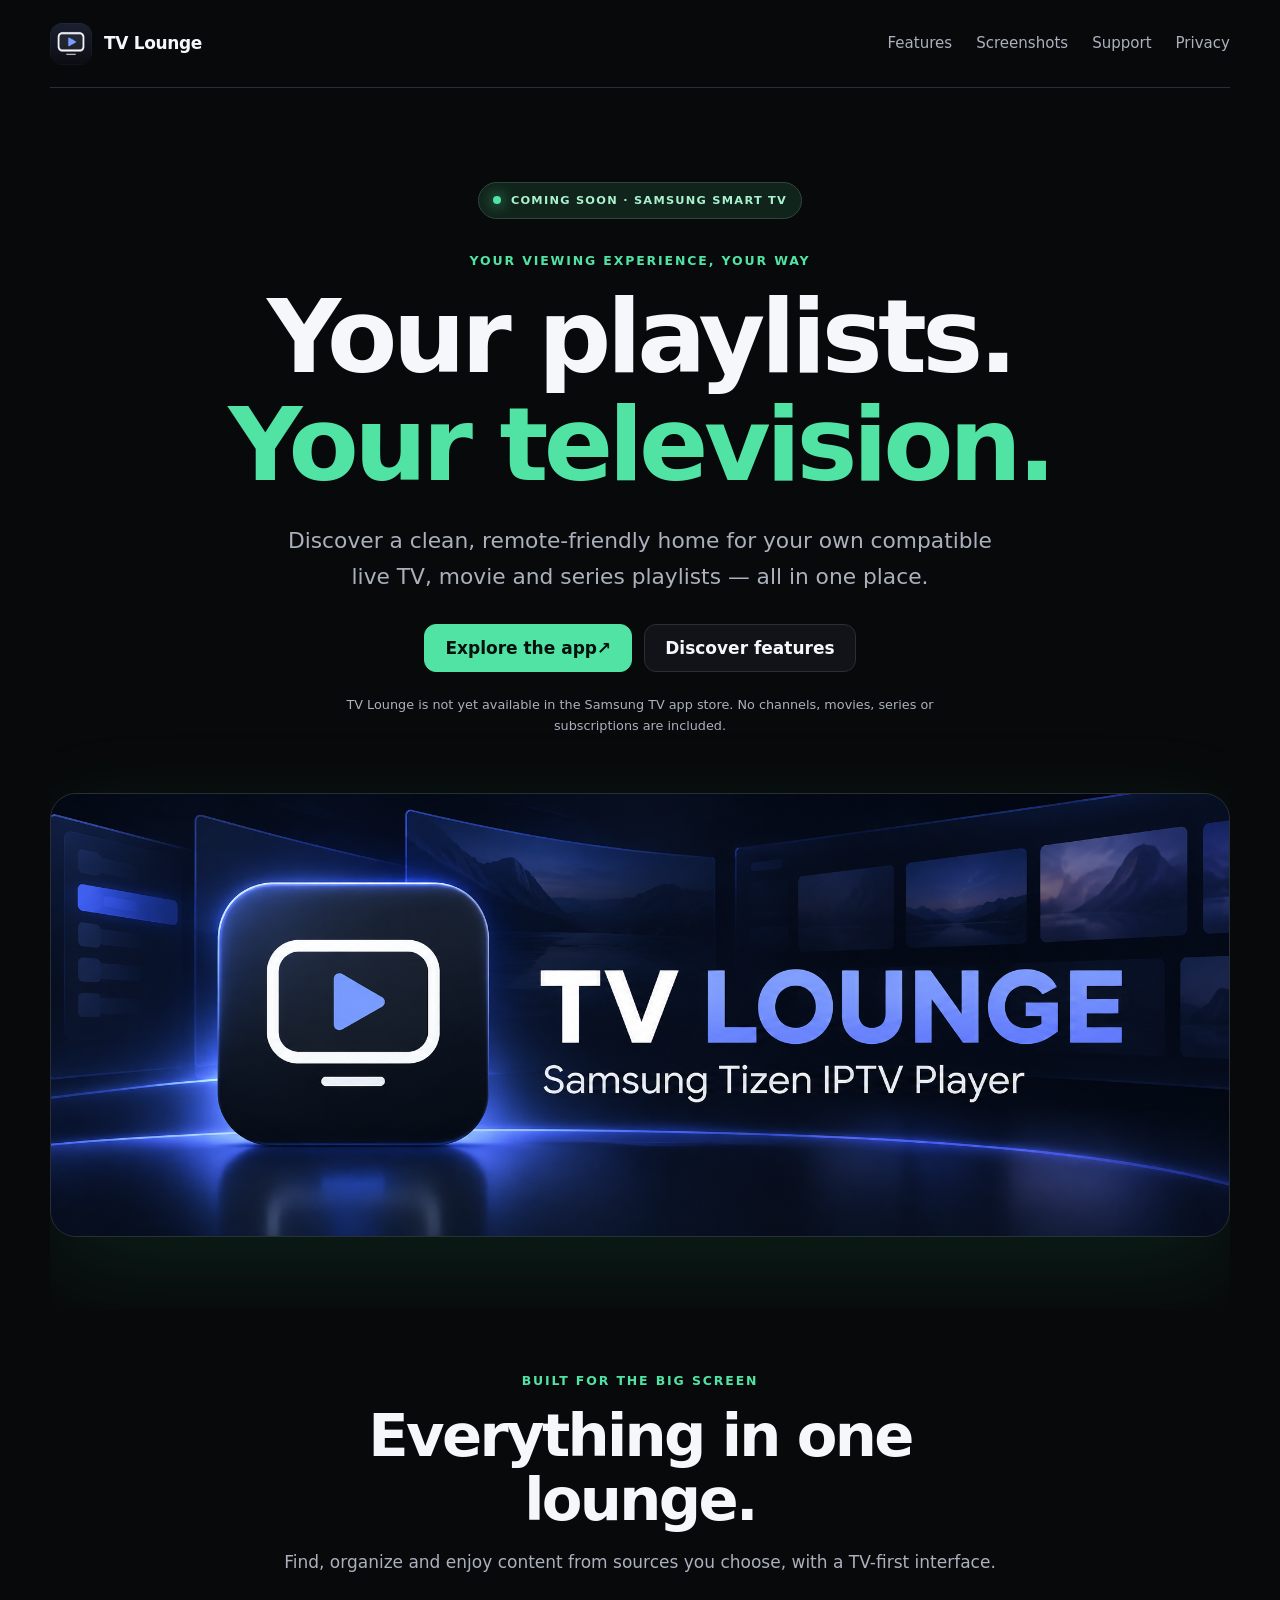
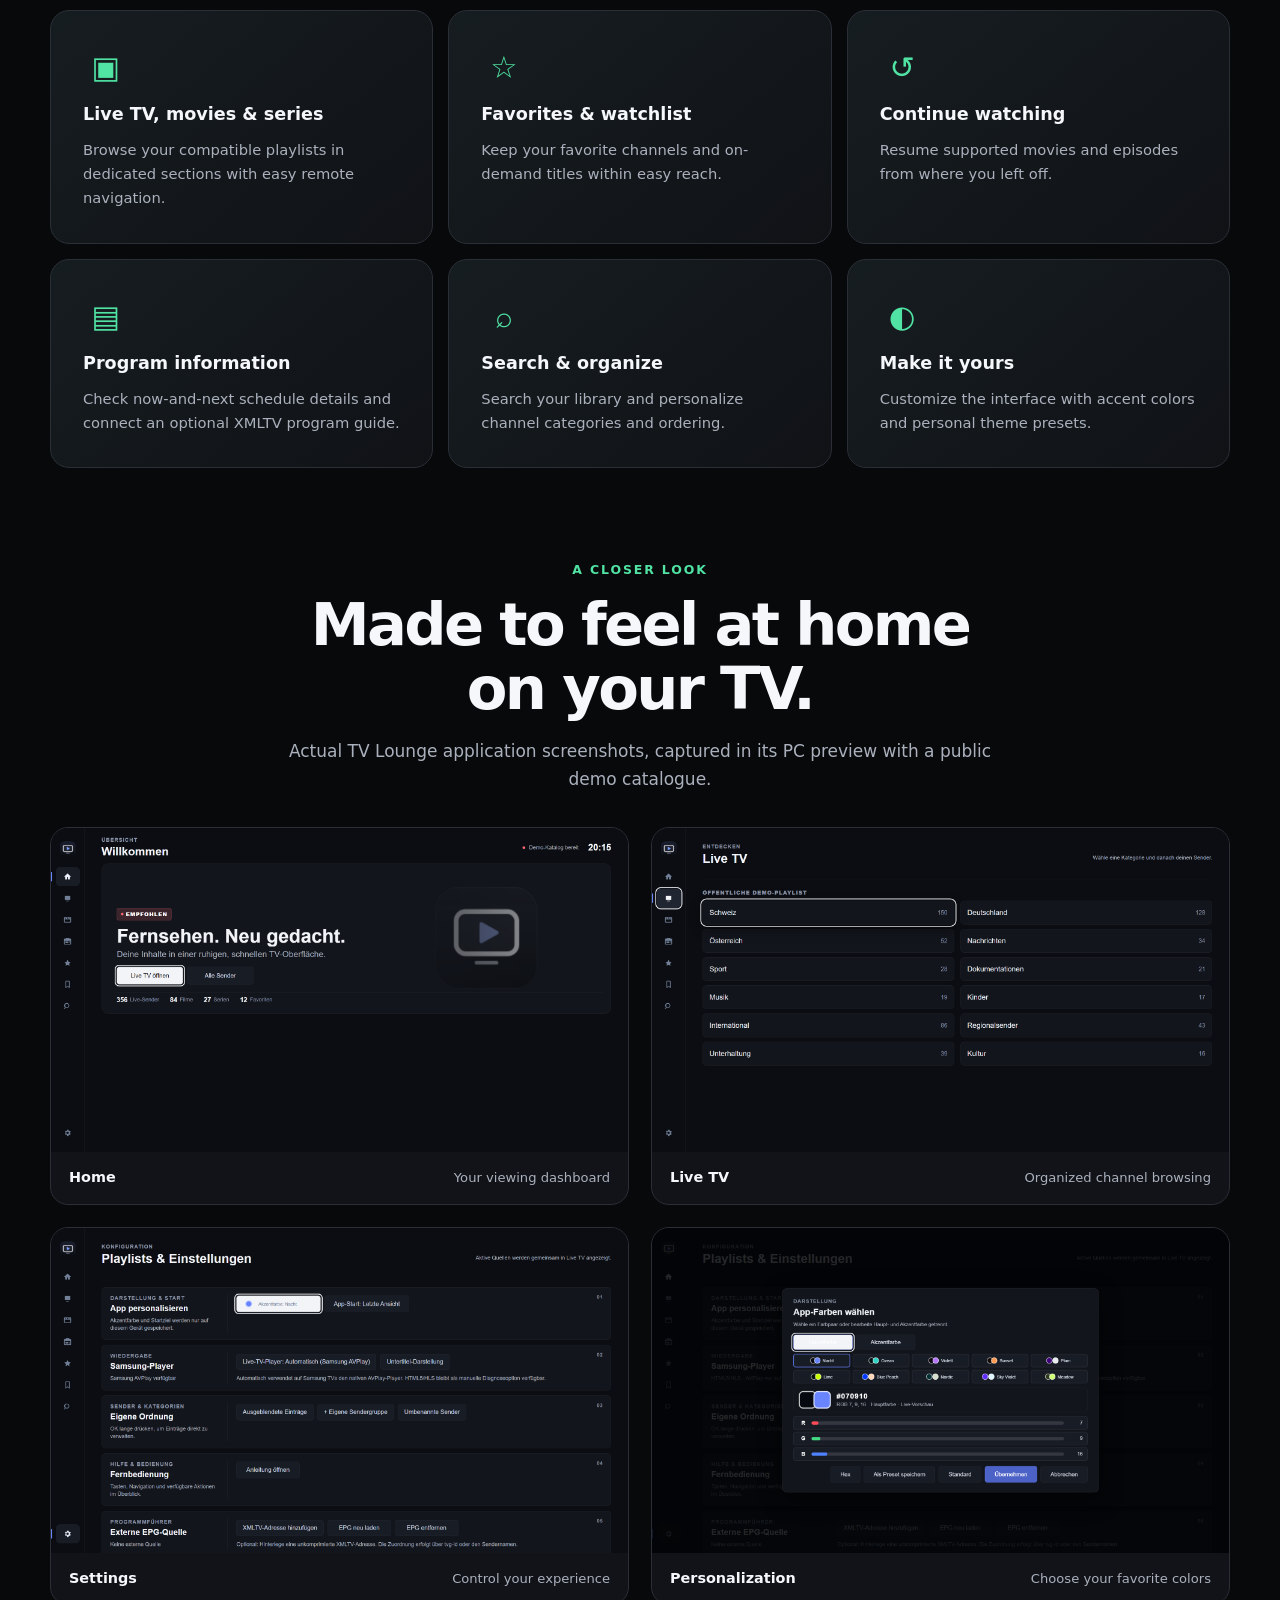
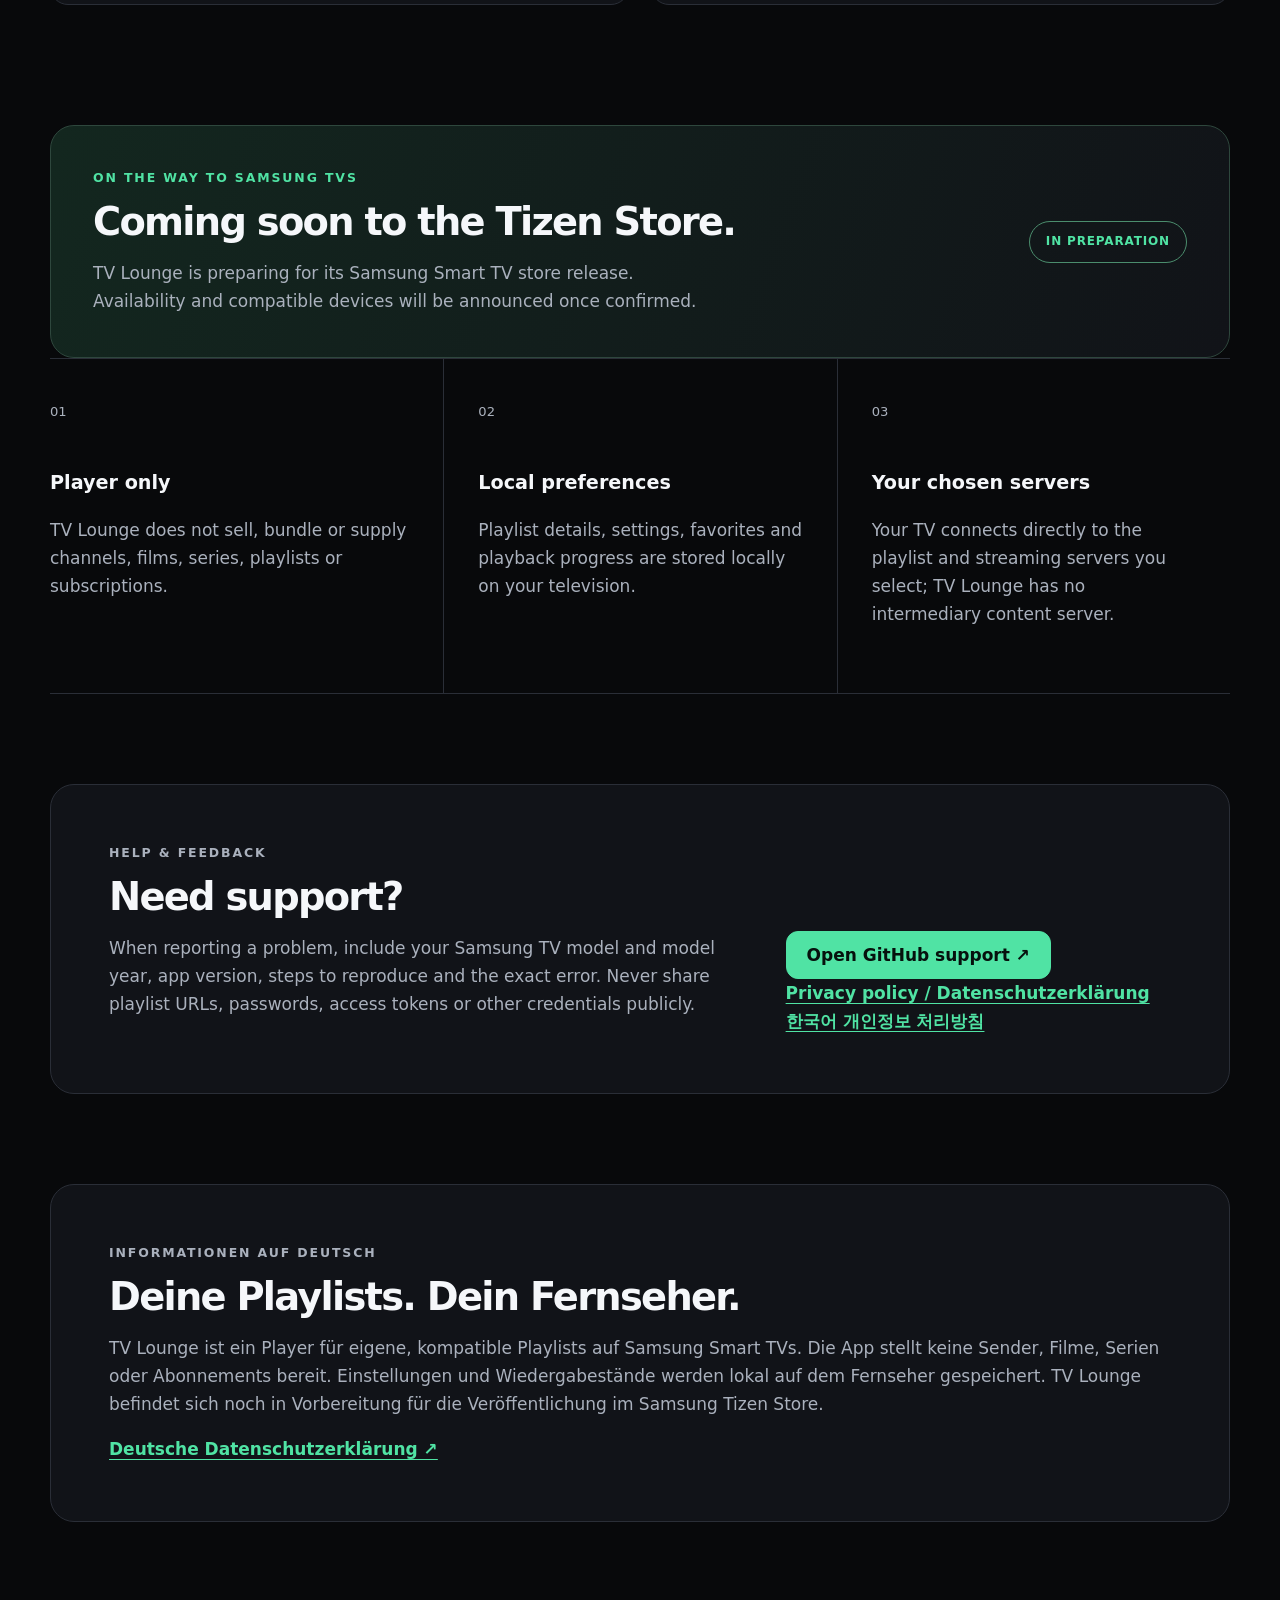
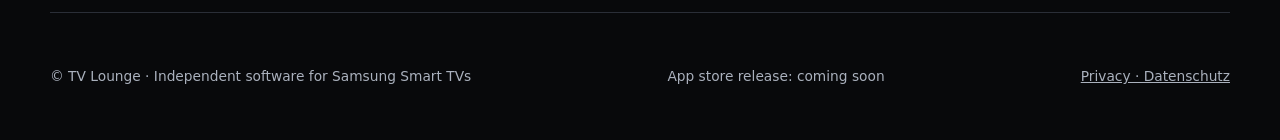
<file: index.html>
<!doctype html>
<html lang="en">
<head>
  <meta charset="utf-8">
  <meta name="viewport" content="width=device-width, initial-scale=1">
  <meta name="theme-color" content="#08090b">
  <meta name="description" content="Meet TV Lounge, a modern playlist player for Samsung Smart TVs. Live TV, movies, series, favorites, EPG and more. Coming soon to Samsung Tizen.">
  <meta property="og:type" content="website">
  <meta property="og:title" content="TV Lounge — Your playlists. Your television.">
  <meta property="og:description" content="A modern, personalized playlist player for Samsung Smart TVs. Coming soon.">
  <meta property="og:image" content="assets/screenshots/tv-lounge-banner.png">
  <title>TV Lounge — Samsung Smart TV Playlist Player</title>
  <link rel="icon" type="image/png" href="assets/icon.png">
  <link rel="stylesheet" href="styles.css">
</head>
<body>
  <header class="site-header">
    <a class="brand" href="index.html" aria-label="TV Lounge home"><img class="brand-icon" src="assets/icon.png" alt=""><span>TV Lounge</span></a>
    <nav aria-label="Primary navigation"><a href="#features">Features</a><a href="#screenshots">Screenshots</a><a href="#support">Support</a><a href="privacy.html">Privacy</a></nav>
  </header>
  <main>
    <section class="landing-hero" aria-labelledby="hero-title">
      <div class="hero-copy"><span class="launch-label"><span class="status-dot"></span> COMING SOON · SAMSUNG SMART TV</span><p class="eyebrow">Your viewing experience, your way</p><h1 id="hero-title">Your playlists.<br><span class="gradient-text">Your television.</span></h1><p class="lede">Discover a clean, remote-friendly home for your own compatible live TV, movie and series playlists — all in one place.</p><div class="actions"><a class="button primary" href="#screenshots">Explore the app <span aria-hidden="true">↗</span></a><a class="button" href="#features">Discover features</a></div><p class="hero-disclaimer">TV Lounge is not yet available in the Samsung TV app store. No channels, movies, series or subscriptions are included.</p></div>
      <div class="hero-image"><img src="assets/screenshots/tv-lounge-banner.png" width="2048" height="768" alt="TV Lounge promotional banner featuring the application's design"></div>
    </section>
    <section id="features" class="landing-section"><div class="section-heading"><p class="eyebrow">Built for the big screen</p><h2>Everything in one lounge.</h2><p class="section-intro">Find, organize and enjoy content from sources you choose, with a TV-first interface.</p></div>
      <div class="feature-grid">
        <article class="feature-card"><span class="feature-icon">▣</span><h3>Live TV, movies & series</h3><p>Browse your compatible playlists in dedicated sections with easy remote navigation.</p></article>
        <article class="feature-card"><span class="feature-icon">☆</span><h3>Favorites & watchlist</h3><p>Keep your favorite channels and on-demand titles within easy reach.</p></article>
        <article class="feature-card"><span class="feature-icon">↺</span><h3>Continue watching</h3><p>Resume supported movies and episodes from where you left off.</p></article>
        <article class="feature-card"><span class="feature-icon">▤</span><h3>Program information</h3><p>Check now-and-next schedule details and connect an optional XMLTV program guide.</p></article>
        <article class="feature-card"><span class="feature-icon">⌕</span><h3>Search & organize</h3><p>Search your library and personalize channel categories and ordering.</p></article>
        <article class="feature-card"><span class="feature-icon">◐</span><h3>Make it yours</h3><p>Customize the interface with accent colors and personal theme presets.</p></article>
      </div>
    </section>
    <section id="screenshots" class="landing-section"><div class="section-heading"><p class="eyebrow">A closer look</p><h2>Made to feel at home on your TV.</h2><p class="section-intro">Actual TV Lounge application screenshots, captured in its PC preview with a public demo catalogue.</p></div>
      <div class="screenshot-grid">
        <figure class="shot"><img src="assets/screenshots/home.png" width="1920" height="1080" loading="lazy" alt="TV Lounge home dashboard"><figcaption><strong>Home</strong><span>Your viewing dashboard</span></figcaption></figure>
        <figure class="shot"><img src="assets/screenshots/live-tv.png" width="1920" height="1080" loading="lazy" alt="TV Lounge Live TV category browser"><figcaption><strong>Live TV</strong><span>Organized channel browsing</span></figcaption></figure>
        <figure class="shot"><img src="assets/screenshots/settings.png" width="1920" height="1080" loading="lazy" alt="TV Lounge settings screen"><figcaption><strong>Settings</strong><span>Control your experience</span></figcaption></figure>
        <figure class="shot"><img src="assets/screenshots/color-picker.png" width="1920" height="1080" loading="lazy" alt="TV Lounge theme and color picker"><figcaption><strong>Personalization</strong><span>Choose your favorite colors</span></figcaption></figure>
      </div>
    </section>
    <section class="launch-panel"><div><p class="eyebrow">On the way to Samsung TVs</p><h2>Coming soon to the Tizen Store.</h2><p>TV Lounge is preparing for its Samsung Smart TV store release. Availability and compatible devices will be announced once confirmed.</p></div><span class="launch-pill">IN PREPARATION</span></section>
    <section class="principles" aria-label="Product principles"><article><span class="number">01</span><h3>Player only</h3><p>TV Lounge does not sell, bundle or supply channels, films, series, playlists or subscriptions.</p></article><article><span class="number">02</span><h3>Local preferences</h3><p>Playlist details, settings, favorites and playback progress are stored locally on your television.</p></article><article><span class="number">03</span><h3>Your chosen servers</h3><p>Your TV connects directly to the playlist and streaming servers you select; TV Lounge has no intermediary content server.</p></article></section>
    <section id="support" class="support-panel"><div><p class="eyebrow">Help & feedback</p><h2>Need support?</h2><p>When reporting a problem, include your Samsung TV model and model year, app version, steps to reproduce and the exact error. Never share playlist URLs, passwords, access tokens or other credentials publicly.</p></div><div class="support-links"><a class="button primary" href="https://github.com/Marziipa/TVLoungeJS/issues" target="_blank" rel="noopener noreferrer">Open GitHub support ↗</a><a class="text-link" href="privacy.html">Privacy policy / Datenschutzerklärung</a><a class="text-link" href="privacy-ko.html">한국어 개인정보 처리방침</a></div></section>
    <section class="german-summary" lang="de"><p class="eyebrow">Informationen auf Deutsch</p><h2>Deine Playlists. Dein Fernseher.</h2><p>TV Lounge ist ein Player für eigene, kompatible Playlists auf Samsung Smart TVs. Die App stellt keine Sender, Filme, Serien oder Abonnements bereit. Einstellungen und Wiedergabestände werden lokal auf dem Fernseher gespeichert. TV Lounge befindet sich noch in Vorbereitung für die Veröffentlichung im Samsung Tizen Store.</p><a class="text-link" href="privacy.html#de">Deutsche Datenschutzerklärung ↗</a></section>
  </main>
  <footer><span>© TV Lounge · Independent software for Samsung Smart TVs</span><span>App store release: coming soon</span><a href="privacy.html">Privacy · Datenschutz</a></footer>
</body>
</html>
</file>
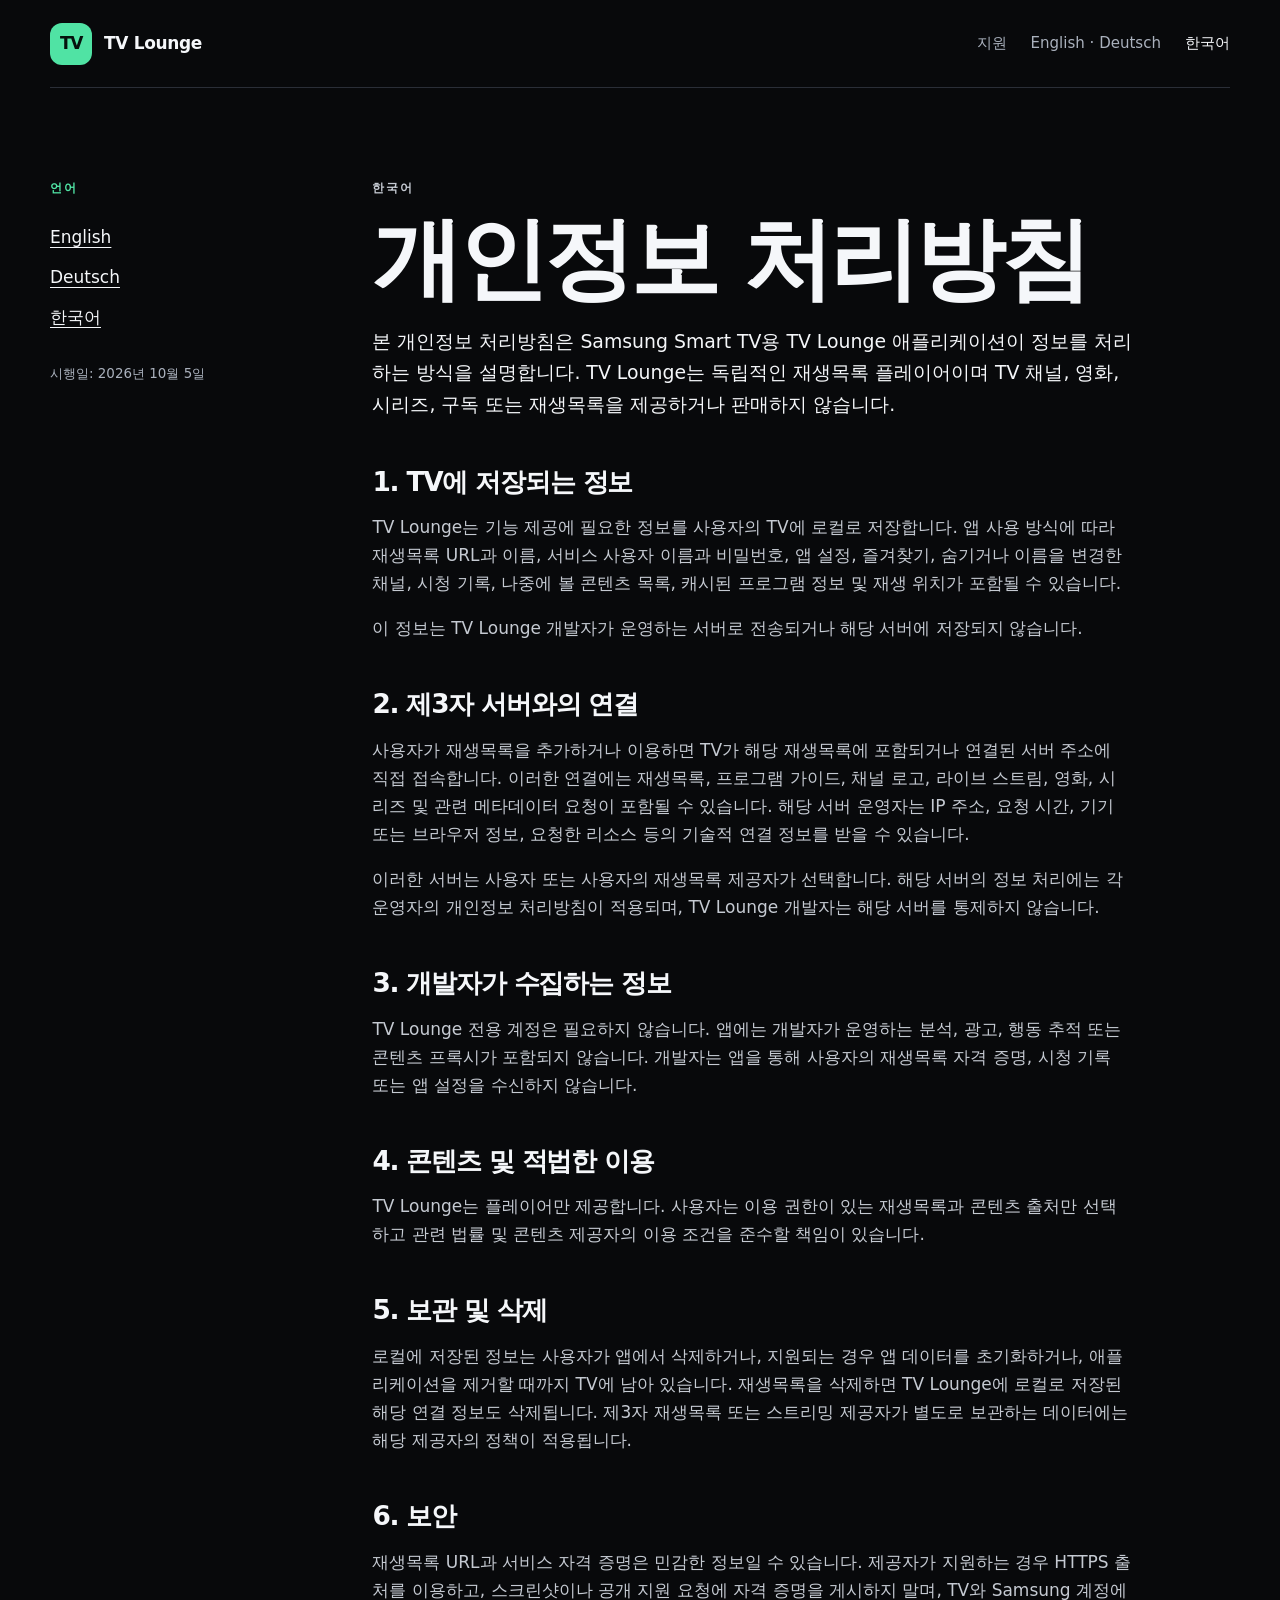
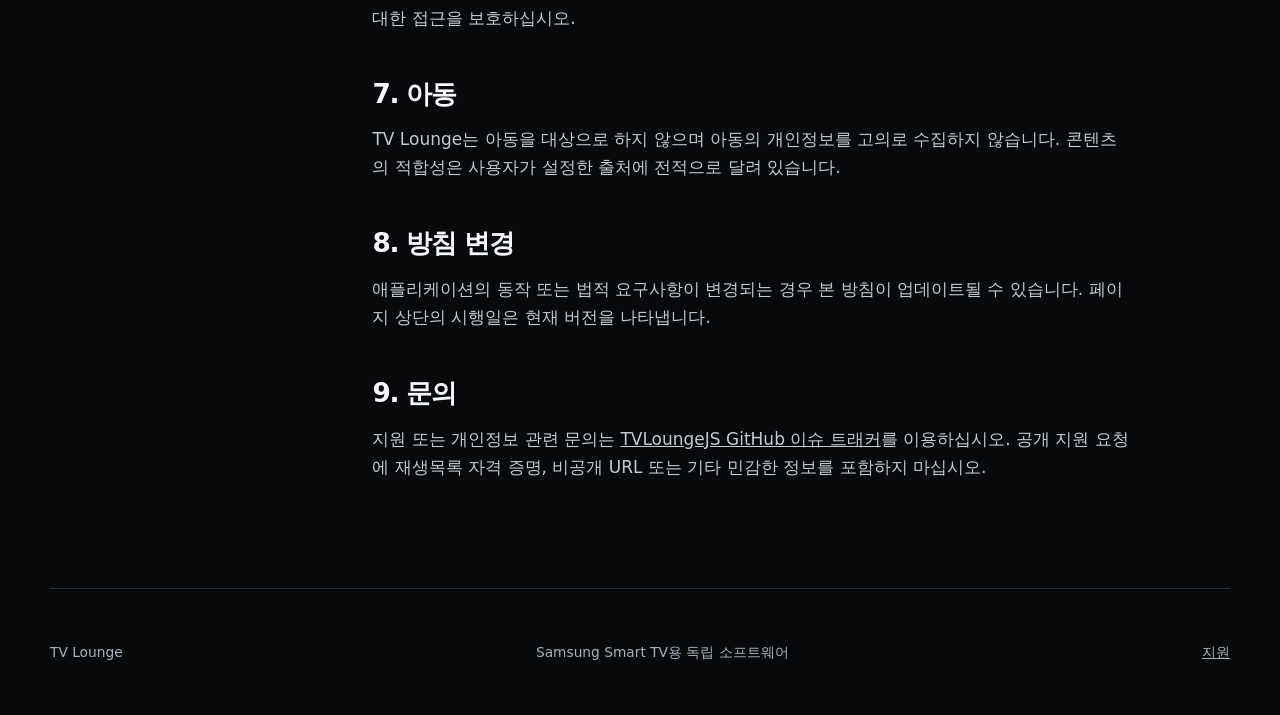
<file: privacy-ko.html>
<!doctype html>
<html lang="ko">
<head>
  <meta charset="utf-8">
  <meta name="viewport" content="width=device-width, initial-scale=1">
  <meta name="description" content="Samsung Smart TV용 TV Lounge 애플리케이션의 개인정보 처리방침입니다.">
  <title>TV Lounge · 개인정보 처리방침</title>
  <link rel="stylesheet" href="styles.css">
</head>
<body>
  <header class="site-header">
    <a class="brand" href="index.html" aria-label="TV Lounge 홈">
      <span class="brand-mark" aria-hidden="true">TV</span>
      <span>TV Lounge</span>
    </a>
    <nav aria-label="기본 탐색">
      <a href="index.html">지원</a>
      <a href="privacy.html">English · Deutsch</a>
      <a aria-current="page" href="privacy-ko.html">한국어</a>
    </nav>
  </header>

  <main class="policy-layout">
    <aside class="policy-nav" aria-label="언어 탐색">
      <p class="eyebrow">언어</p>
      <a href="privacy.html#en">English</a>
      <a href="privacy.html#de">Deutsch</a>
      <a href="#ko">한국어</a>
      <p class="policy-date">시행일: 2026년 10월 5일</p>
    </aside>

    <div class="policy-content">
      <article id="ko" lang="ko">
        <p class="eyebrow">한국어</p>
        <h1>개인정보 처리방침</h1>
        <p class="intro">본 개인정보 처리방침은 Samsung Smart TV용 TV Lounge 애플리케이션이 정보를 처리하는 방식을 설명합니다. TV Lounge는 독립적인 재생목록 플레이어이며 TV 채널, 영화, 시리즈, 구독 또는 재생목록을 제공하거나 판매하지 않습니다.</p>

        <h2>1. TV에 저장되는 정보</h2>
        <p>TV Lounge는 기능 제공에 필요한 정보를 사용자의 TV에 로컬로 저장합니다. 앱 사용 방식에 따라 재생목록 URL과 이름, 서비스 사용자 이름과 비밀번호, 앱 설정, 즐겨찾기, 숨기거나 이름을 변경한 채널, 시청 기록, 나중에 볼 콘텐츠 목록, 캐시된 프로그램 정보 및 재생 위치가 포함될 수 있습니다.</p>
        <p>이 정보는 TV Lounge 개발자가 운영하는 서버로 전송되거나 해당 서버에 저장되지 않습니다.</p>

        <h2>2. 제3자 서버와의 연결</h2>
        <p>사용자가 재생목록을 추가하거나 이용하면 TV가 해당 재생목록에 포함되거나 연결된 서버 주소에 직접 접속합니다. 이러한 연결에는 재생목록, 프로그램 가이드, 채널 로고, 라이브 스트림, 영화, 시리즈 및 관련 메타데이터 요청이 포함될 수 있습니다. 해당 서버 운영자는 IP 주소, 요청 시간, 기기 또는 브라우저 정보, 요청한 리소스 등의 기술적 연결 정보를 받을 수 있습니다.</p>
        <p>이러한 서버는 사용자 또는 사용자의 재생목록 제공자가 선택합니다. 해당 서버의 정보 처리에는 각 운영자의 개인정보 처리방침이 적용되며, TV Lounge 개발자는 해당 서버를 통제하지 않습니다.</p>

        <h2>3. 개발자가 수집하는 정보</h2>
        <p>TV Lounge 전용 계정은 필요하지 않습니다. 앱에는 개발자가 운영하는 분석, 광고, 행동 추적 또는 콘텐츠 프록시가 포함되지 않습니다. 개발자는 앱을 통해 사용자의 재생목록 자격 증명, 시청 기록 또는 앱 설정을 수신하지 않습니다.</p>

        <h2>4. 콘텐츠 및 적법한 이용</h2>
        <p>TV Lounge는 플레이어만 제공합니다. 사용자는 이용 권한이 있는 재생목록과 콘텐츠 출처만 선택하고 관련 법률 및 콘텐츠 제공자의 이용 조건을 준수할 책임이 있습니다.</p>

        <h2>5. 보관 및 삭제</h2>
        <p>로컬에 저장된 정보는 사용자가 앱에서 삭제하거나, 지원되는 경우 앱 데이터를 초기화하거나, 애플리케이션을 제거할 때까지 TV에 남아 있습니다. 재생목록을 삭제하면 TV Lounge에 로컬로 저장된 해당 연결 정보도 삭제됩니다. 제3자 재생목록 또는 스트리밍 제공자가 별도로 보관하는 데이터에는 해당 제공자의 정책이 적용됩니다.</p>

        <h2>6. 보안</h2>
        <p>재생목록 URL과 서비스 자격 증명은 민감한 정보일 수 있습니다. 제공자가 지원하는 경우 HTTPS 출처를 이용하고, 스크린샷이나 공개 지원 요청에 자격 증명을 게시하지 말며, TV와 Samsung 계정에 대한 접근을 보호하십시오.</p>

        <h2>7. 아동</h2>
        <p>TV Lounge는 아동을 대상으로 하지 않으며 아동의 개인정보를 고의로 수집하지 않습니다. 콘텐츠의 적합성은 사용자가 설정한 출처에 전적으로 달려 있습니다.</p>

        <h2>8. 방침 변경</h2>
        <p>애플리케이션의 동작 또는 법적 요구사항이 변경되는 경우 본 방침이 업데이트될 수 있습니다. 페이지 상단의 시행일은 현재 버전을 나타냅니다.</p>

        <h2>9. 문의</h2>
        <p>지원 또는 개인정보 관련 문의는 <a href="https://github.com/Marziipa/TVLoungeJS/issues" target="_blank" rel="noopener noreferrer">TVLoungeJS GitHub 이슈 트래커</a>를 이용하십시오. 공개 지원 요청에 재생목록 자격 증명, 비공개 URL 또는 기타 민감한 정보를 포함하지 마십시오.</p>
      </article>
    </div>
  </main>

  <footer>
    <span>TV Lounge</span>
    <span>Samsung Smart TV용 독립 소프트웨어</span>
    <a href="index.html">지원</a>
  </footer>
</body>
</html>
</file>
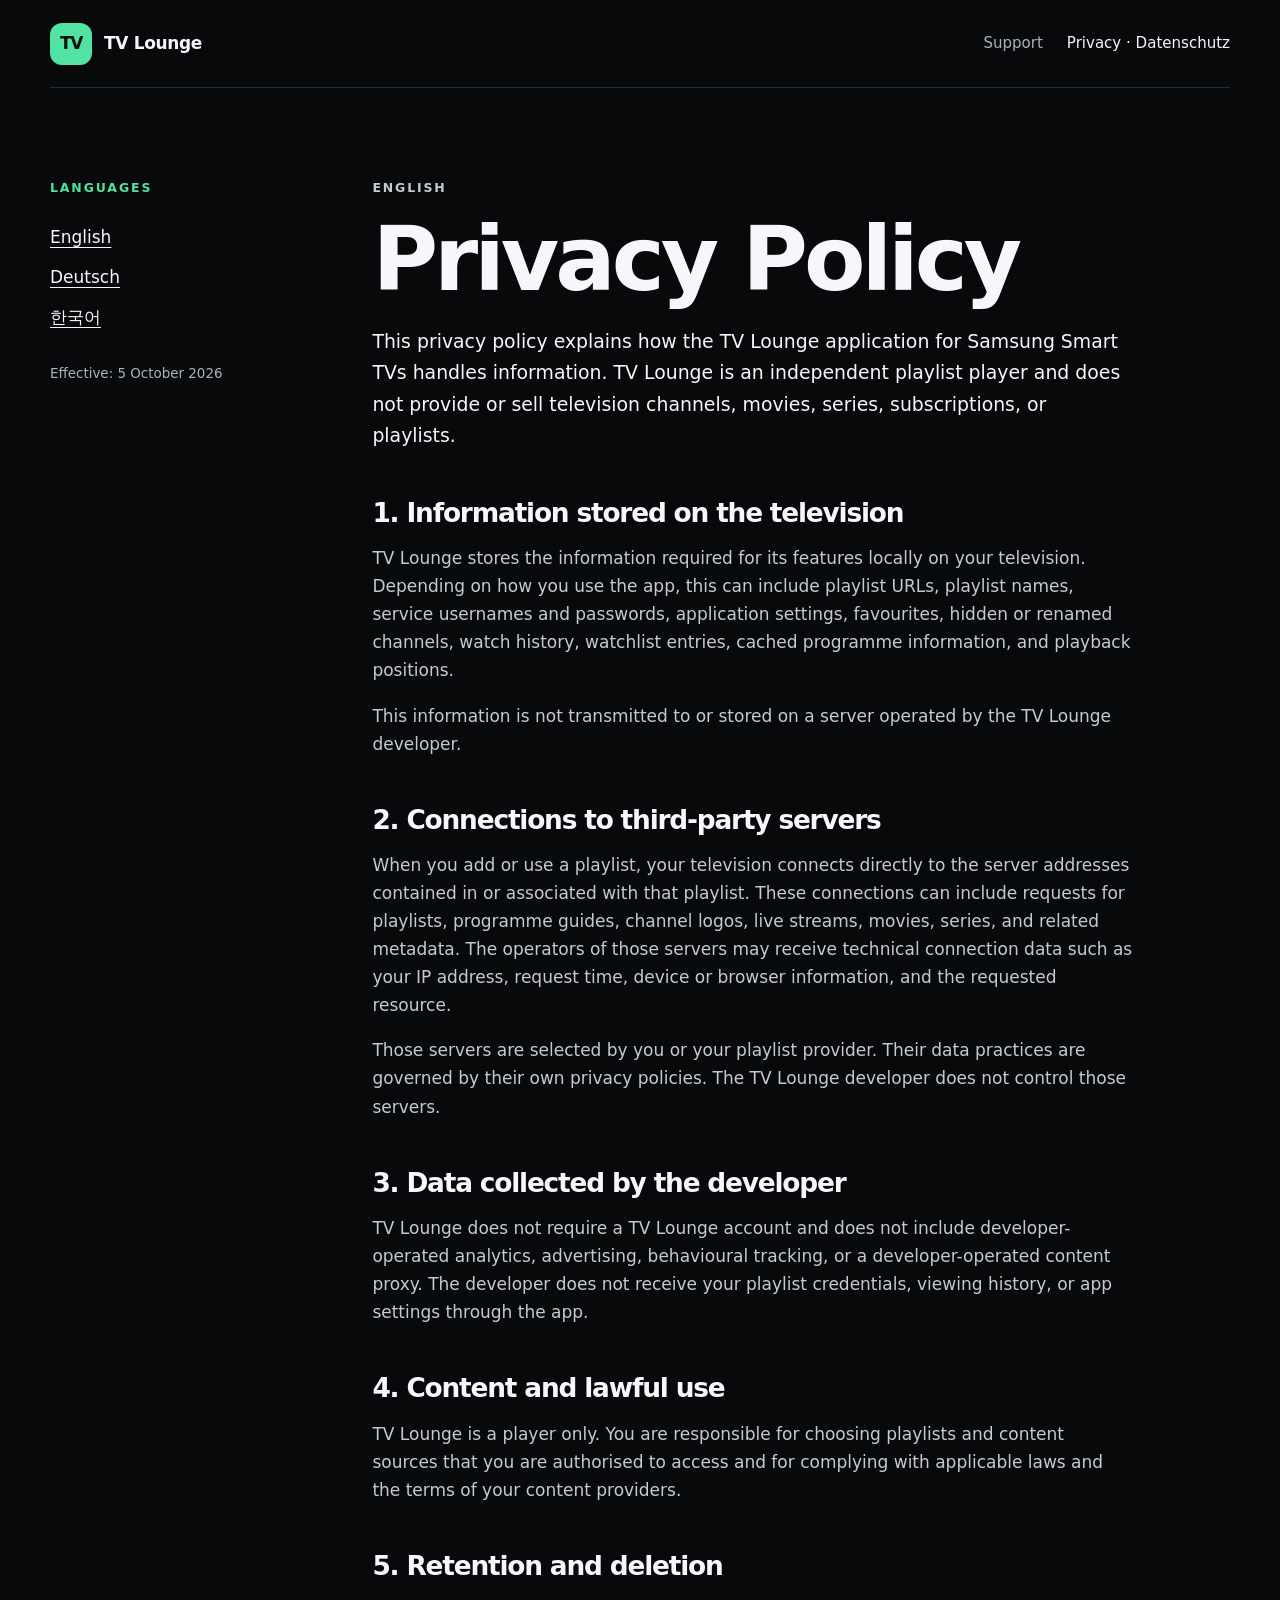
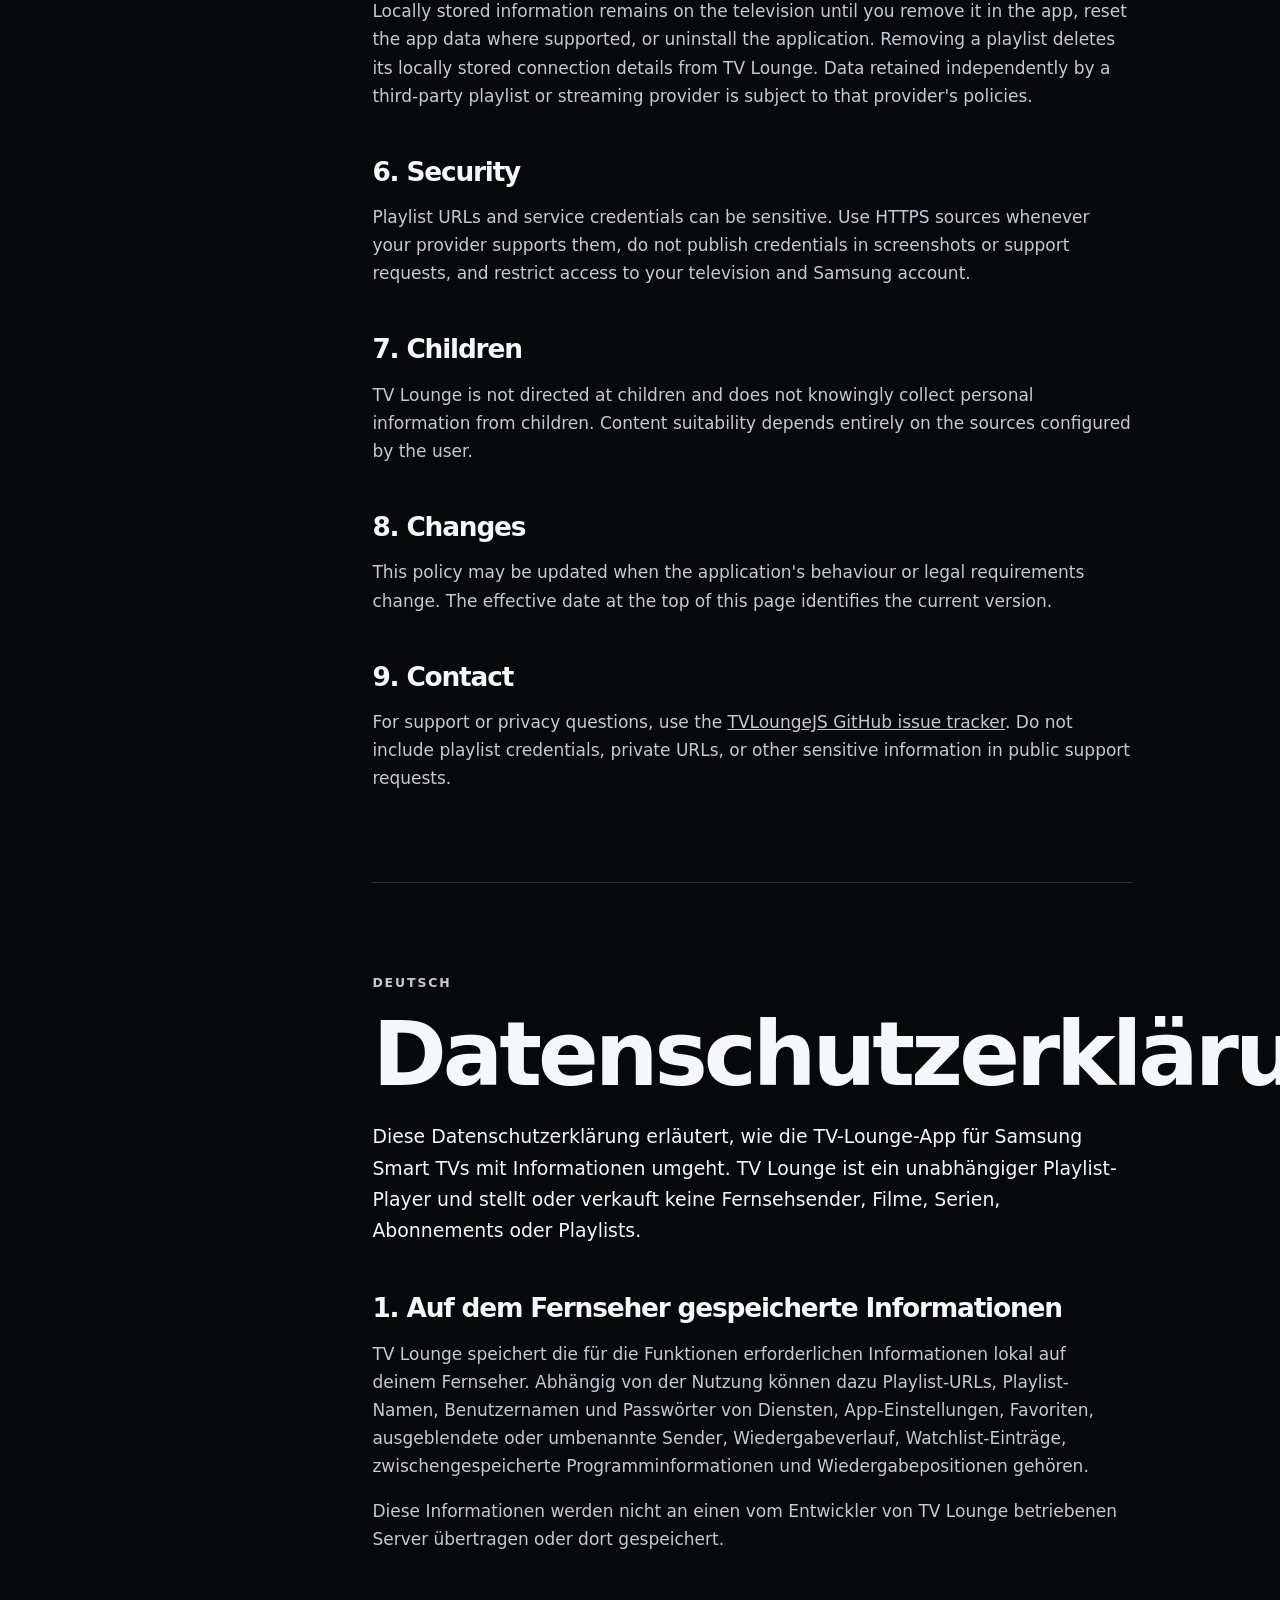
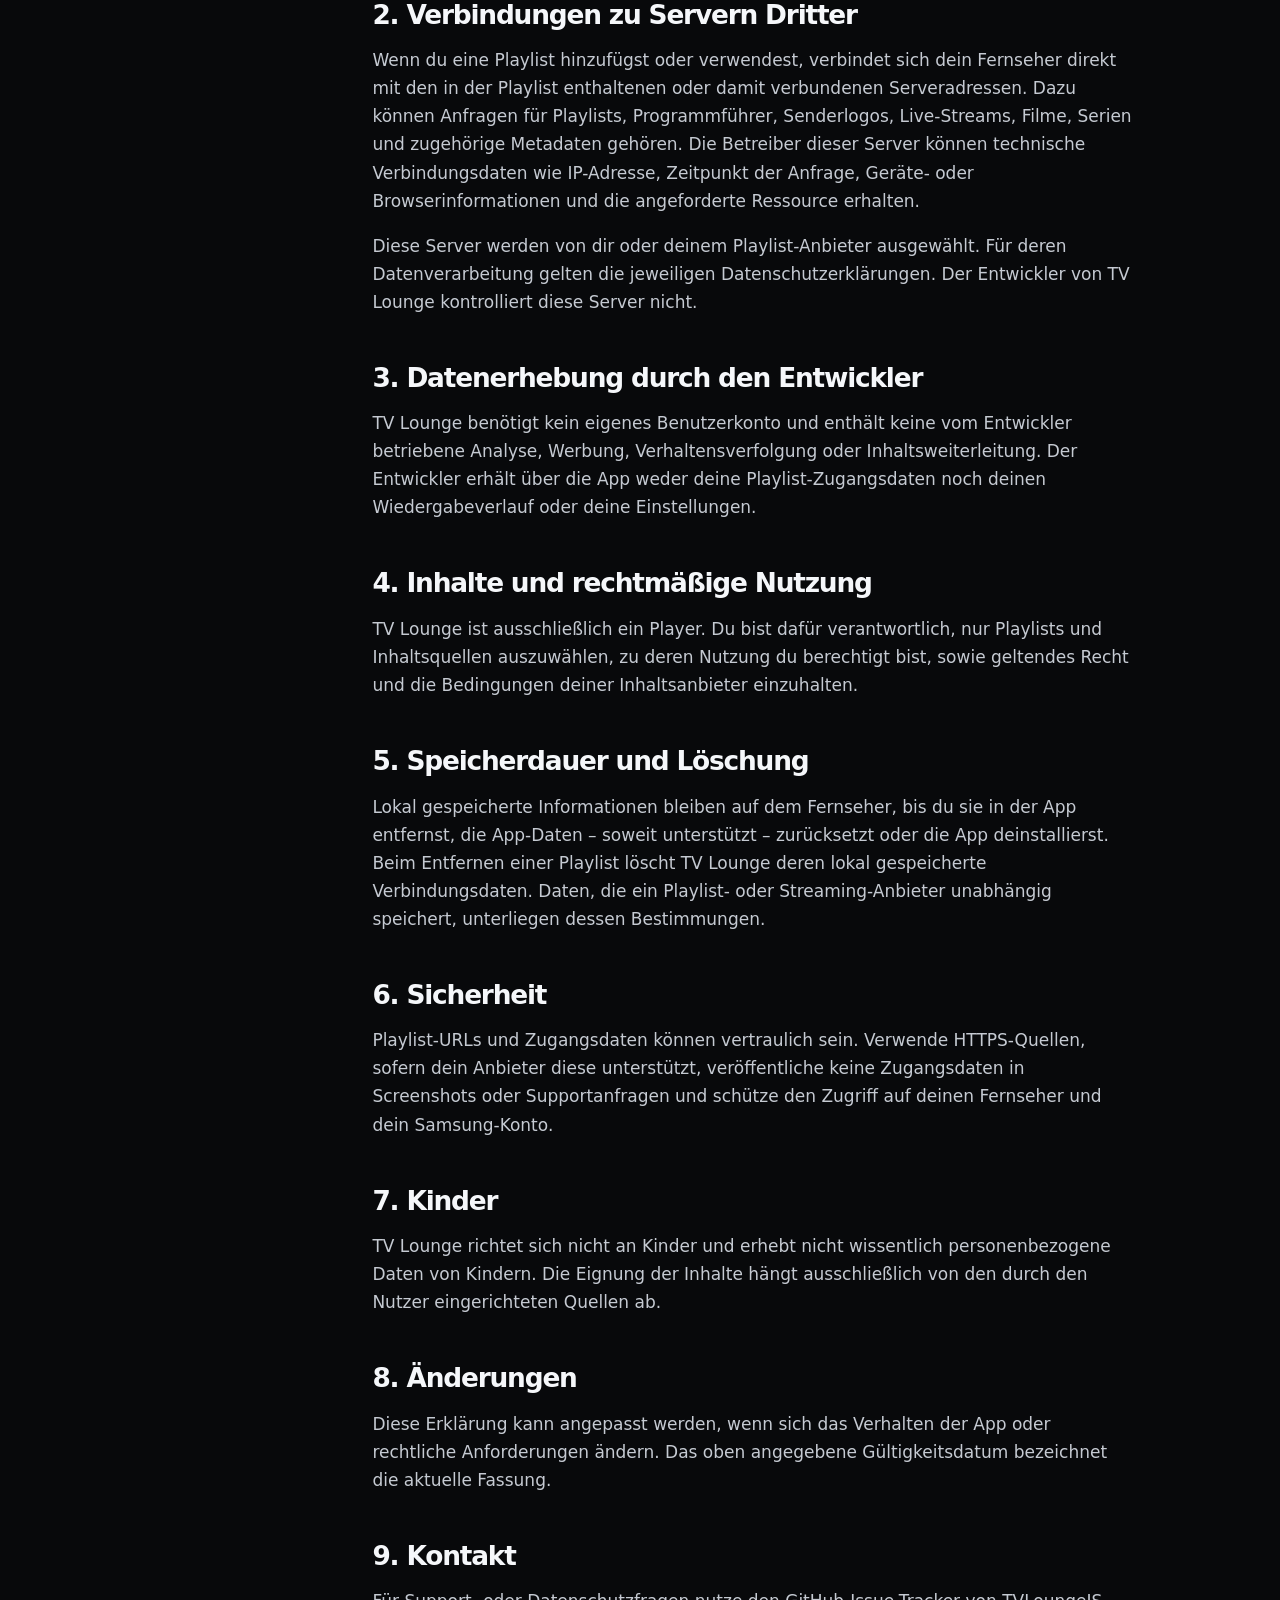
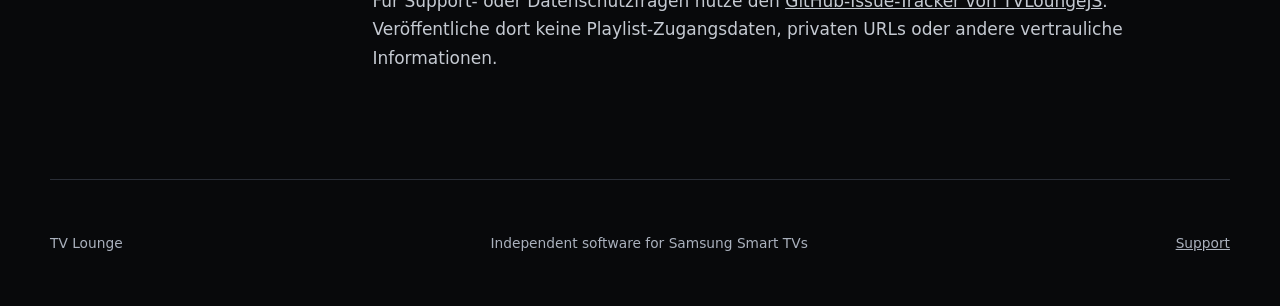
<file: privacy.html>
<!doctype html>
<html lang="en">
<head>
  <meta charset="utf-8">
  <meta name="viewport" content="width=device-width, initial-scale=1">
  <meta name="description" content="Privacy policy for the TV Lounge Samsung Smart TV application.">
  <title>TV Lounge · Privacy Policy</title>
  <link rel="stylesheet" href="styles.css">
</head>
<body>
  <header class="site-header">
    <a class="brand" href="index.html" aria-label="TV Lounge home">
      <span class="brand-mark" aria-hidden="true">TV</span>
      <span>TV Lounge</span>
    </a>
    <nav aria-label="Primary navigation">
      <a href="index.html">Support</a>
      <a aria-current="page" href="privacy.html">Privacy · Datenschutz</a>
    </nav>
  </header>

  <main class="policy-layout">
    <aside class="policy-nav" aria-label="Language navigation">
      <p class="eyebrow">Languages</p>
      <a href="#en">English</a>
      <a href="#de">Deutsch</a>
      <a href="privacy-ko.html">한국어</a>
      <p class="policy-date">Effective: 5 October 2026</p>
    </aside>

    <div class="policy-content">
      <article id="en" lang="en">
        <p class="eyebrow">English</p>
        <h1>Privacy Policy</h1>
        <p class="intro">This privacy policy explains how the TV Lounge application for Samsung Smart TVs handles information. TV Lounge is an independent playlist player and does not provide or sell television channels, movies, series, subscriptions, or playlists.</p>

        <h2>1. Information stored on the television</h2>
        <p>TV Lounge stores the information required for its features locally on your television. Depending on how you use the app, this can include playlist URLs, playlist names, service usernames and passwords, application settings, favourites, hidden or renamed channels, watch history, watchlist entries, cached programme information, and playback positions.</p>
        <p>This information is not transmitted to or stored on a server operated by the TV Lounge developer.</p>

        <h2>2. Connections to third-party servers</h2>
        <p>When you add or use a playlist, your television connects directly to the server addresses contained in or associated with that playlist. These connections can include requests for playlists, programme guides, channel logos, live streams, movies, series, and related metadata. The operators of those servers may receive technical connection data such as your IP address, request time, device or browser information, and the requested resource.</p>
        <p>Those servers are selected by you or your playlist provider. Their data practices are governed by their own privacy policies. The TV Lounge developer does not control those servers.</p>

        <h2>3. Data collected by the developer</h2>
        <p>TV Lounge does not require a TV Lounge account and does not include developer-operated analytics, advertising, behavioural tracking, or a developer-operated content proxy. The developer does not receive your playlist credentials, viewing history, or app settings through the app.</p>

        <h2>4. Content and lawful use</h2>
        <p>TV Lounge is a player only. You are responsible for choosing playlists and content sources that you are authorised to access and for complying with applicable laws and the terms of your content providers.</p>

        <h2>5. Retention and deletion</h2>
        <p>Locally stored information remains on the television until you remove it in the app, reset the app data where supported, or uninstall the application. Removing a playlist deletes its locally stored connection details from TV Lounge. Data retained independently by a third-party playlist or streaming provider is subject to that provider's policies.</p>

        <h2>6. Security</h2>
        <p>Playlist URLs and service credentials can be sensitive. Use HTTPS sources whenever your provider supports them, do not publish credentials in screenshots or support requests, and restrict access to your television and Samsung account.</p>

        <h2>7. Children</h2>
        <p>TV Lounge is not directed at children and does not knowingly collect personal information from children. Content suitability depends entirely on the sources configured by the user.</p>

        <h2>8. Changes</h2>
        <p>This policy may be updated when the application's behaviour or legal requirements change. The effective date at the top of this page identifies the current version.</p>

        <h2>9. Contact</h2>
        <p>For support or privacy questions, use the <a href="https://github.com/Marziipa/TVLoungeJS/issues" target="_blank" rel="noopener noreferrer">TVLoungeJS GitHub issue tracker</a>. Do not include playlist credentials, private URLs, or other sensitive information in public support requests.</p>
      </article>

      <hr>

      <article id="de" lang="de">
        <p class="eyebrow">Deutsch</p>
        <h1>Datenschutzerklärung</h1>
        <p class="intro">Diese Datenschutzerklärung erläutert, wie die TV-Lounge-App für Samsung Smart TVs mit Informationen umgeht. TV Lounge ist ein unabhängiger Playlist-Player und stellt oder verkauft keine Fernsehsender, Filme, Serien, Abonnements oder Playlists.</p>

        <h2>1. Auf dem Fernseher gespeicherte Informationen</h2>
        <p>TV Lounge speichert die für die Funktionen erforderlichen Informationen lokal auf deinem Fernseher. Abhängig von der Nutzung können dazu Playlist-URLs, Playlist-Namen, Benutzernamen und Passwörter von Diensten, App-Einstellungen, Favoriten, ausgeblendete oder umbenannte Sender, Wiedergabeverlauf, Watchlist-Einträge, zwischengespeicherte Programminformationen und Wiedergabepositionen gehören.</p>
        <p>Diese Informationen werden nicht an einen vom Entwickler von TV Lounge betriebenen Server übertragen oder dort gespeichert.</p>

        <h2>2. Verbindungen zu Servern Dritter</h2>
        <p>Wenn du eine Playlist hinzufügst oder verwendest, verbindet sich dein Fernseher direkt mit den in der Playlist enthaltenen oder damit verbundenen Serveradressen. Dazu können Anfragen für Playlists, Programmführer, Senderlogos, Live-Streams, Filme, Serien und zugehörige Metadaten gehören. Die Betreiber dieser Server können technische Verbindungsdaten wie IP-Adresse, Zeitpunkt der Anfrage, Geräte- oder Browserinformationen und die angeforderte Ressource erhalten.</p>
        <p>Diese Server werden von dir oder deinem Playlist-Anbieter ausgewählt. Für deren Datenverarbeitung gelten die jeweiligen Datenschutzerklärungen. Der Entwickler von TV Lounge kontrolliert diese Server nicht.</p>

        <h2>3. Datenerhebung durch den Entwickler</h2>
        <p>TV Lounge benötigt kein eigenes Benutzerkonto und enthält keine vom Entwickler betriebene Analyse, Werbung, Verhaltensverfolgung oder Inhaltsweiterleitung. Der Entwickler erhält über die App weder deine Playlist-Zugangsdaten noch deinen Wiedergabeverlauf oder deine Einstellungen.</p>

        <h2>4. Inhalte und rechtmäßige Nutzung</h2>
        <p>TV Lounge ist ausschließlich ein Player. Du bist dafür verantwortlich, nur Playlists und Inhaltsquellen auszuwählen, zu deren Nutzung du berechtigt bist, sowie geltendes Recht und die Bedingungen deiner Inhaltsanbieter einzuhalten.</p>

        <h2>5. Speicherdauer und Löschung</h2>
        <p>Lokal gespeicherte Informationen bleiben auf dem Fernseher, bis du sie in der App entfernst, die App-Daten – soweit unterstützt – zurücksetzt oder die App deinstallierst. Beim Entfernen einer Playlist löscht TV Lounge deren lokal gespeicherte Verbindungsdaten. Daten, die ein Playlist- oder Streaming-Anbieter unabhängig speichert, unterliegen dessen Bestimmungen.</p>

        <h2>6. Sicherheit</h2>
        <p>Playlist-URLs und Zugangsdaten können vertraulich sein. Verwende HTTPS-Quellen, sofern dein Anbieter diese unterstützt, veröffentliche keine Zugangsdaten in Screenshots oder Supportanfragen und schütze den Zugriff auf deinen Fernseher und dein Samsung-Konto.</p>

        <h2>7. Kinder</h2>
        <p>TV Lounge richtet sich nicht an Kinder und erhebt nicht wissentlich personenbezogene Daten von Kindern. Die Eignung der Inhalte hängt ausschließlich von den durch den Nutzer eingerichteten Quellen ab.</p>

        <h2>8. Änderungen</h2>
        <p>Diese Erklärung kann angepasst werden, wenn sich das Verhalten der App oder rechtliche Anforderungen ändern. Das oben angegebene Gültigkeitsdatum bezeichnet die aktuelle Fassung.</p>

        <h2>9. Kontakt</h2>
        <p>Für Support- oder Datenschutzfragen nutze den <a href="https://github.com/Marziipa/TVLoungeJS/issues" target="_blank" rel="noopener noreferrer">GitHub-Issue-Tracker von TVLoungeJS</a>. Veröffentliche dort keine Playlist-Zugangsdaten, privaten URLs oder andere vertrauliche Informationen.</p>
      </article>
    </div>
  </main>

  <footer>
    <span>TV Lounge</span>
    <span>Independent software for Samsung Smart TVs</span>
    <a href="index.html">Support</a>
  </footer>
</body>
</html>
</file>
<file: styles.css>
:root {
  color-scheme: dark;
  --bg: #08090b;
  --surface: #111318;
  --surface-2: #171a20;
  --text: #f5f7fa;
  --muted: #aab1bd;
  --line: #2a2e37;
  --accent: #50e3a4;
  --accent-dark: #07251a;
  --max: 1180px;
}

* { box-sizing: border-box; }
html { scroll-behavior: smooth; }
body {
  margin: 0;
  background: var(--bg);
  color: var(--text);
  font-family: Inter, ui-sans-serif, system-ui, -apple-system, BlinkMacSystemFont, "Segoe UI", sans-serif;
  font-size: 17px;
  line-height: 1.65;
}
a { color: inherit; }
.site-header, main, footer { width: min(calc(100% - 40px), var(--max)); margin-inline: auto; }
.site-header {
  min-height: 88px;
  display: flex;
  align-items: center;
  justify-content: space-between;
  gap: 28px;
  border-bottom: 1px solid var(--line);
}
.brand { display: inline-flex; align-items: center; gap: 12px; text-decoration: none; font-weight: 750; letter-spacing: -.02em; }
.brand-mark {
  display: inline-grid;
  place-items: center;
  width: 42px;
  height: 42px;
  border-radius: 12px;
  background: var(--accent);
  color: #06110d;
  font-weight: 900;
  letter-spacing: -.08em;
}
nav { display: flex; gap: 24px; }
nav a { color: var(--muted); text-decoration: none; font-size: .94rem; }
nav a:hover, nav a[aria-current="page"] { color: var(--text); }
.hero { padding: 110px 0 90px; max-width: 910px; }
.eyebrow { margin: 0 0 12px; color: var(--accent); font-size: .78rem; font-weight: 800; letter-spacing: .15em; text-transform: uppercase; }
h1, h2 { letter-spacing: -.045em; line-height: 1.08; }
h1 { margin: 0; font-size: clamp(3.4rem, 9vw, 7.4rem); font-weight: 800; }
h2 { margin: 0 0 16px; font-size: clamp(1.6rem, 3vw, 2.4rem); }
.lede { max-width: 760px; margin: 30px 0 0; color: var(--muted); font-size: clamp(1.12rem, 2vw, 1.36rem); }
.actions { display: flex; flex-wrap: wrap; gap: 12px; margin-top: 38px; }
.button {
  display: inline-flex;
  align-items: center;
  justify-content: center;
  min-height: 48px;
  padding: 0 20px;
  border: 1px solid var(--line);
  border-radius: 12px;
  background: var(--surface);
  text-decoration: none;
  font-weight: 720;
}
.button:hover { border-color: #5c6370; }
.button.primary { border-color: var(--accent); background: var(--accent); color: #06110d; }
.principles { display: grid; grid-template-columns: repeat(3, 1fr); border-block: 1px solid var(--line); }
.principles article { padding: 42px 34px 48px 0; }
.principles article + article { padding-left: 34px; border-left: 1px solid var(--line); }
.principles p, .support-panel p, .german-summary p { color: var(--muted); }
.number { display: block; margin-bottom: 44px; color: var(--muted); font-size: .82rem; font-variant-numeric: tabular-nums; }
.support-panel, .german-summary {
  margin-top: 90px;
  padding: clamp(28px, 5vw, 58px);
  border: 1px solid var(--line);
  border-radius: 24px;
  background: var(--surface);
}
.support-panel { display: grid; grid-template-columns: 1.6fr 1fr; gap: 60px; align-items: end; }
.support-links { display: flex; flex-direction: column; align-items: flex-start; }
.fine-print { font-size: .86rem; }
.text-link { color: var(--accent); font-weight: 700; text-underline-offset: 4px; }
footer { display: flex; justify-content: space-between; gap: 24px; padding: 52px 0; margin-top: 90px; border-top: 1px solid var(--line); color: var(--muted); font-size: .86rem; }
.policy-layout { display: grid; grid-template-columns: 220px minmax(0, 760px); gap: clamp(40px, 8vw, 110px); padding-top: 90px; }
.policy-nav { position: sticky; top: 28px; align-self: start; display: flex; flex-direction: column; gap: 12px; }
.policy-nav a { text-underline-offset: 4px; }
.policy-date { margin-top: 20px; color: var(--muted); font-size: .84rem; }
.policy-content h1 { font-size: clamp(3rem, 7vw, 5.8rem); }
.policy-content h2 { margin-top: 48px; font-size: 1.65rem; }
.policy-content p { color: #c5cad2; }
.policy-content .intro { color: var(--text); font-size: 1.18rem; }
.policy-content hr { margin: 90px 0; border: 0; border-top: 1px solid var(--line); }

@media (max-width: 760px) {
  .site-header { align-items: flex-start; padding: 20px 0; }
  nav { flex-direction: column; gap: 5px; align-items: flex-end; }
  .hero { padding: 72px 0 64px; }
  .principles { grid-template-columns: 1fr; }
  .principles article, .principles article + article { padding: 32px 0; border-left: 0; border-top: 1px solid var(--line); }
  .principles article:first-child { border-top: 0; }
  .number { margin-bottom: 20px; }
  .support-panel { grid-template-columns: 1fr; gap: 24px; }
  .policy-layout { grid-template-columns: 1fr; padding-top: 60px; }
  .policy-nav { position: static; flex-direction: row; flex-wrap: wrap; }
  .policy-nav .eyebrow, .policy-date { flex-basis: 100%; }
  footer { flex-direction: column; }
}


/* Public product landing page: additions to original support/privacy styling */
.brand-icon{width:42px;height:42px;border-radius:12px;object-fit:cover}
.landing-hero{padding:94px 0 72px;overflow:hidden}
.hero-copy{max-width:850px;margin:0 auto;text-align:center}
.launch-label{display:inline-flex;gap:10px;align-items:center;padding:8px 14px;border:1px solid #2e473d;border-radius:100px;background:#11241b;color:#a9f1cf;font-size:.71rem;letter-spacing:.11em;font-weight:800;margin-bottom:32px}
.status-dot{width:8px;height:8px;border-radius:50%;background:var(--accent);box-shadow:0 0 14px var(--accent)}
.hero-copy h1{font-size:clamp(3.5rem,8vw,6.9rem);line-height:1.05}
.gradient-text{color:var(--accent)}
.hero-copy .lede{margin:25px auto 0;max-width:710px}
.hero-copy .actions{justify-content:center;margin-top:29px}
.hero-disclaimer{max-width:640px;margin:22px auto 0;color:var(--muted);font-size:.8rem}
.hero-image{margin-top:57px;border:1px solid var(--line);border-radius:26px;overflow:hidden;background:#111820;box-shadow:0 30px 100px rgba(43,197,123,.12)}
.hero-image img{width:100%;height:auto;display:block}
.landing-section{padding:62px 0 30px;scroll-margin-top:30px}
.section-heading{text-align:center;max-width:730px;margin:0 auto 34px}
.section-heading h2{font-size:clamp(2.2rem,5vw,3.7rem)}
.section-intro{color:var(--muted);margin:0 auto}
.feature-grid{display:grid;grid-template-columns:repeat(3,minmax(0,1fr));gap:15px}
.feature-card{padding:32px;border:1px solid var(--line);border-radius:19px;background:linear-gradient(140deg,#161d20,#101216)}
.feature-icon{display:inline-grid;place-items:center;color:var(--accent);font-size:1.9rem;width:45px;height:45px;margin-bottom:12px}
.feature-card h3{font-size:1.1rem;margin:0 0 9px}
.feature-card p{color:var(--muted);font-size:.92rem;margin:0}
.screenshot-grid{display:grid;grid-template-columns:repeat(2,minmax(0,1fr));gap:22px}
.shot{margin:0;border:1px solid var(--line);border-radius:18px;overflow:hidden;background:var(--surface)}
.shot img{width:100%;height:auto;display:block;aspect-ratio:16/9;object-fit:cover}
.shot figcaption{display:flex;justify-content:space-between;gap:12px;align-items:center;padding:14px 18px;font-size:.9rem}
.shot figcaption span{color:var(--muted);font-size:.82rem}
.launch-panel{display:flex;justify-content:space-between;align-items:center;gap:24px;margin-top:90px;padding:42px;border-radius:24px;border:1px solid #2e473d;background:linear-gradient(110deg,#13271f,#111318)}
.launch-panel p:not(.eyebrow){color:var(--muted);max-width:620px;margin-bottom:0}
.launch-pill{flex-shrink:0;border:1px solid #4b8d6d;border-radius:100px;color:var(--accent);padding:10px 16px;font-size:.75rem;font-weight:800;letter-spacing:.07em}
.principles h3{margin:0 0 10px;font-size:1.2rem}
@media(max-width:900px){.feature-grid{grid-template-columns:repeat(2,minmax(0,1fr))}.launch-panel{align-items:start;flex-direction:column}}
@media(max-width:600px){.site-header{flex-direction:column;align-items:flex-start}.site-header nav{align-items:flex-start;flex-flow:row wrap;gap:9px 16px}.landing-hero{padding-top:50px}.feature-grid,.screenshot-grid{grid-template-columns:1fr}.shot figcaption{align-items:start;flex-direction:column;gap:0}.launch-panel{padding:25px}.hero-image{margin-top:34px}}
</file>
